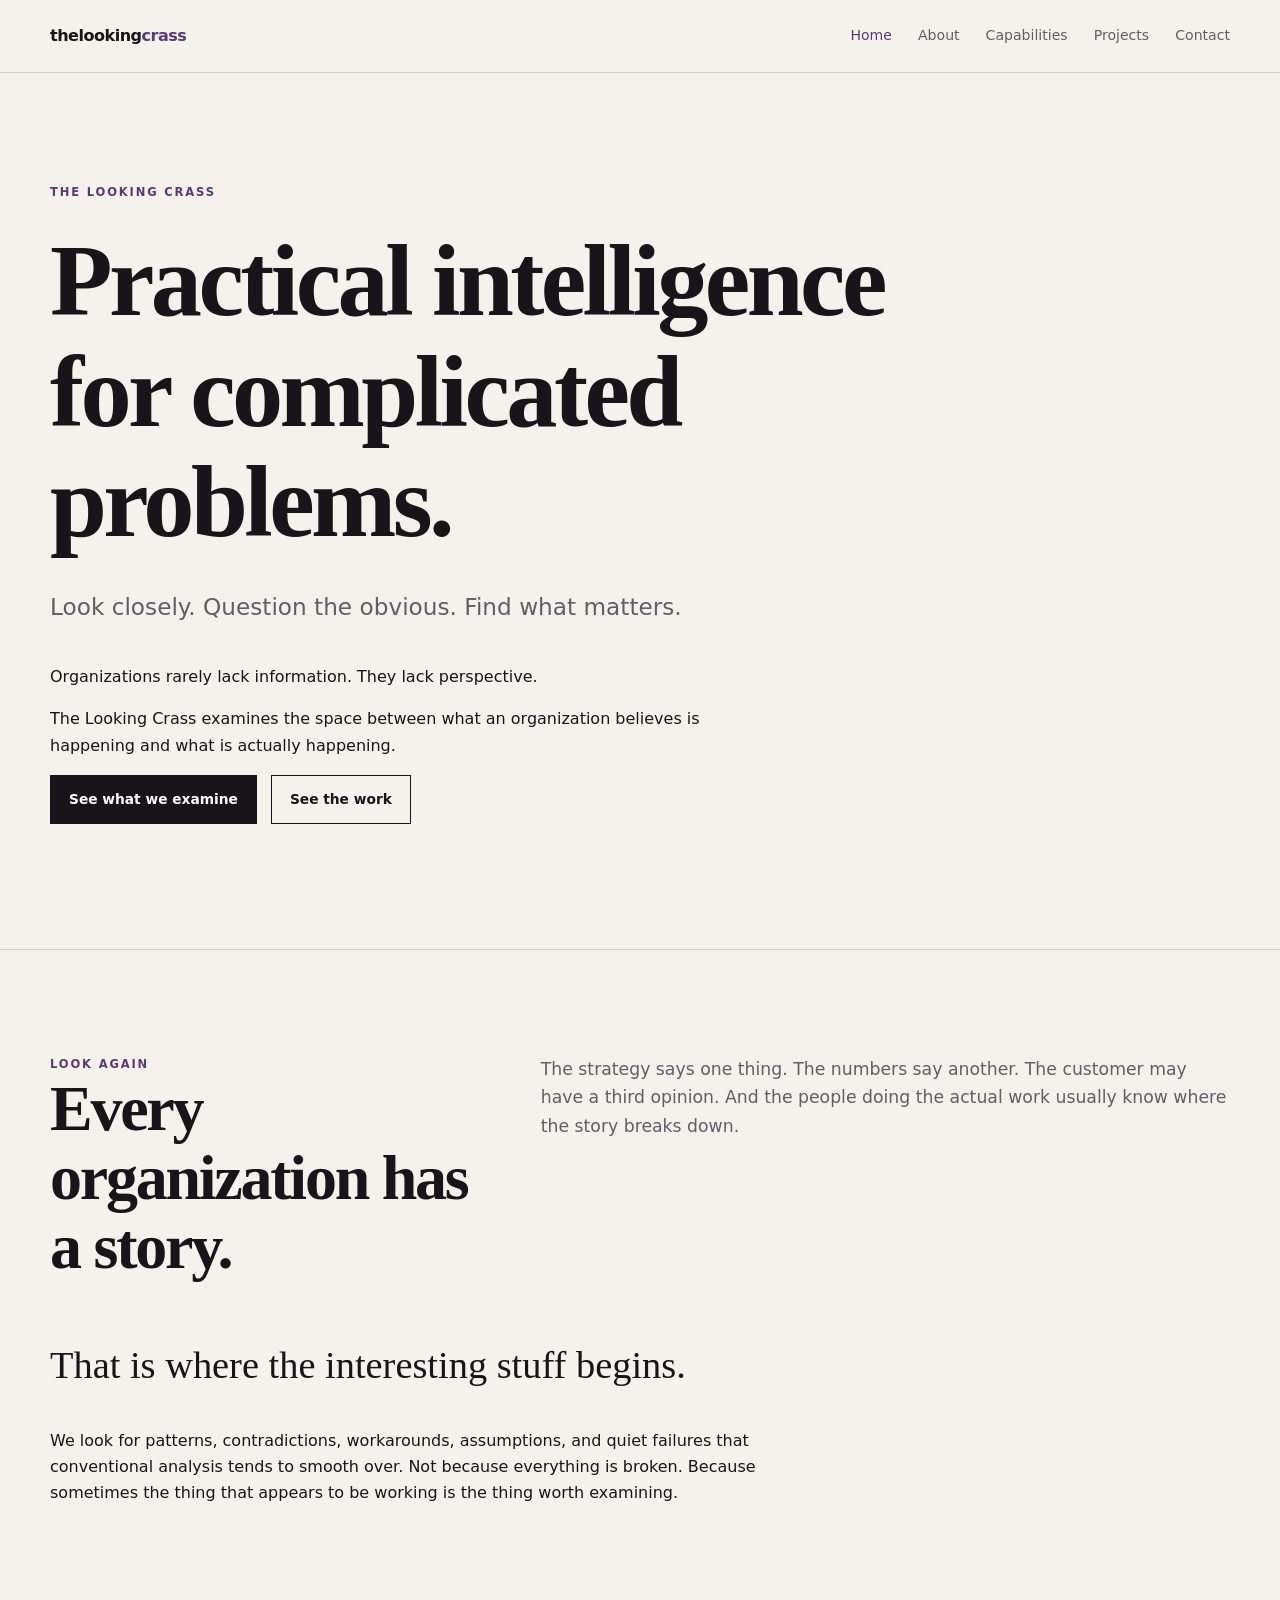
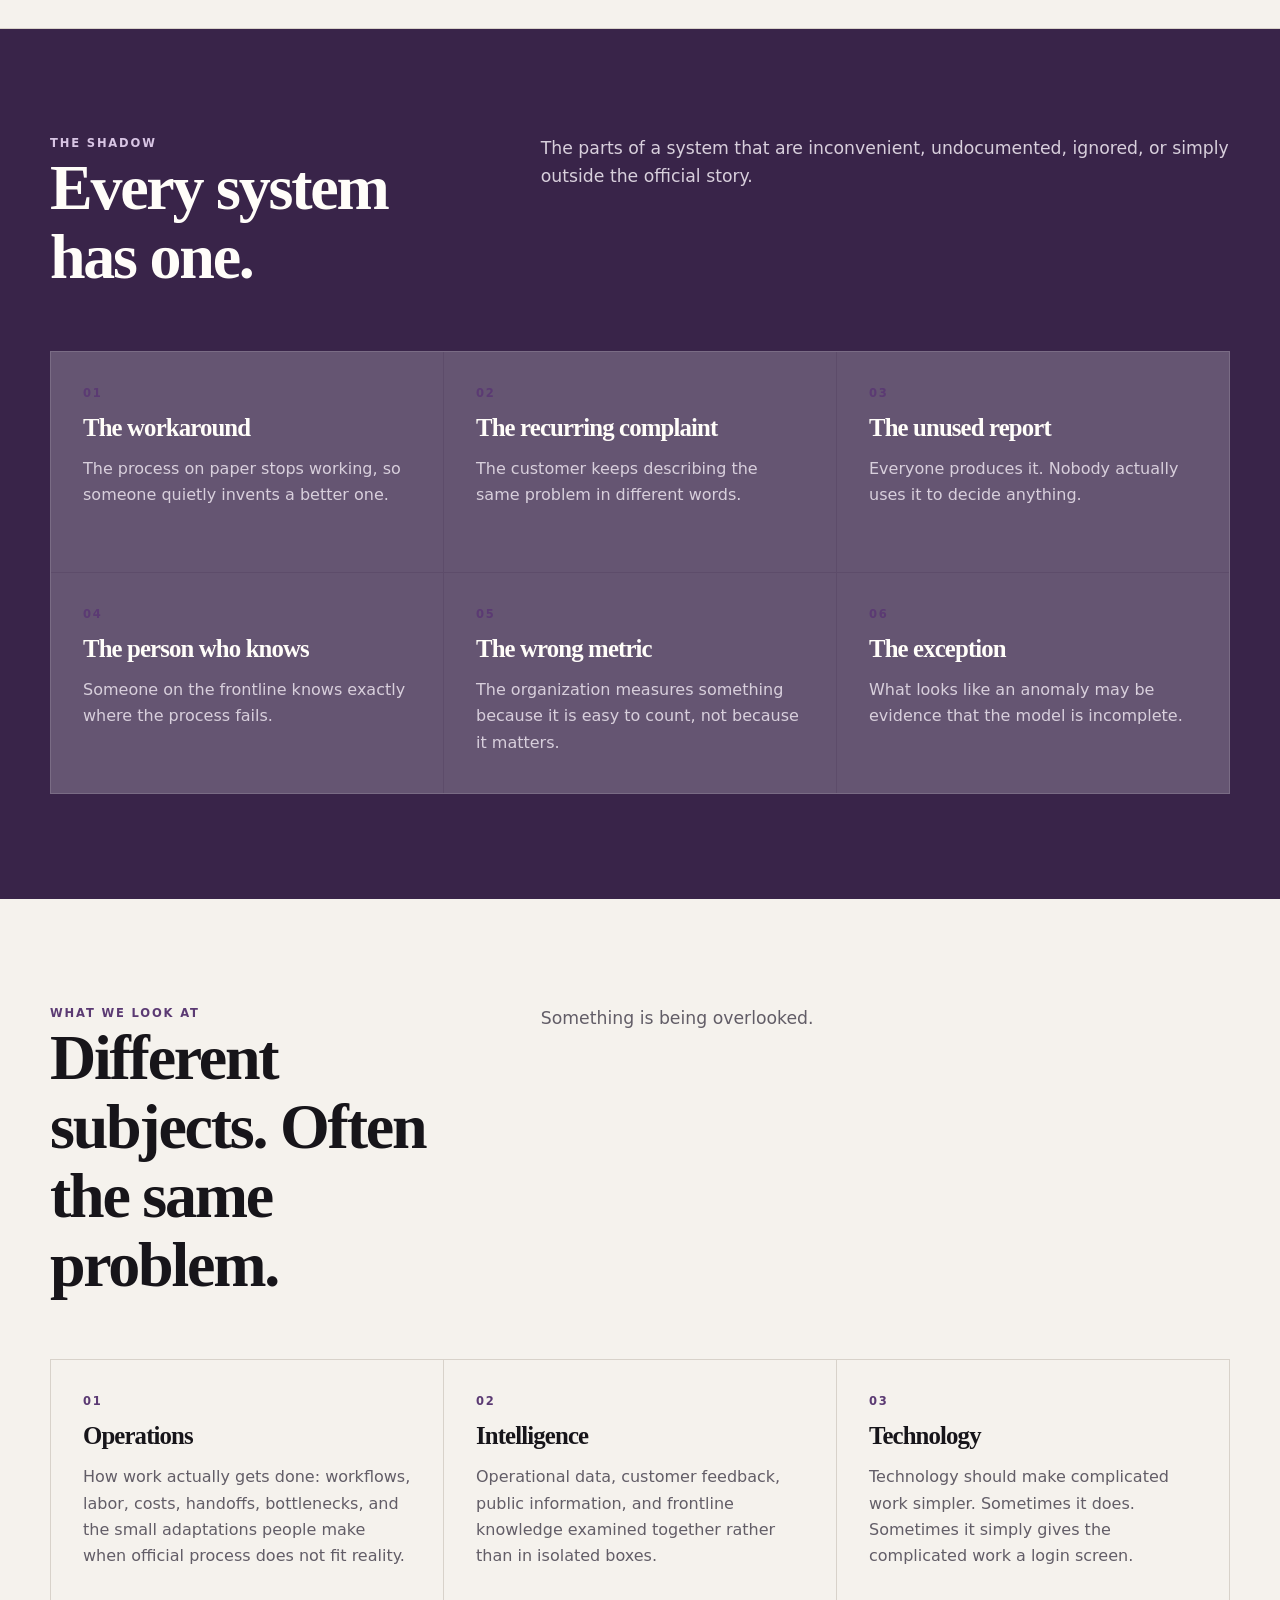
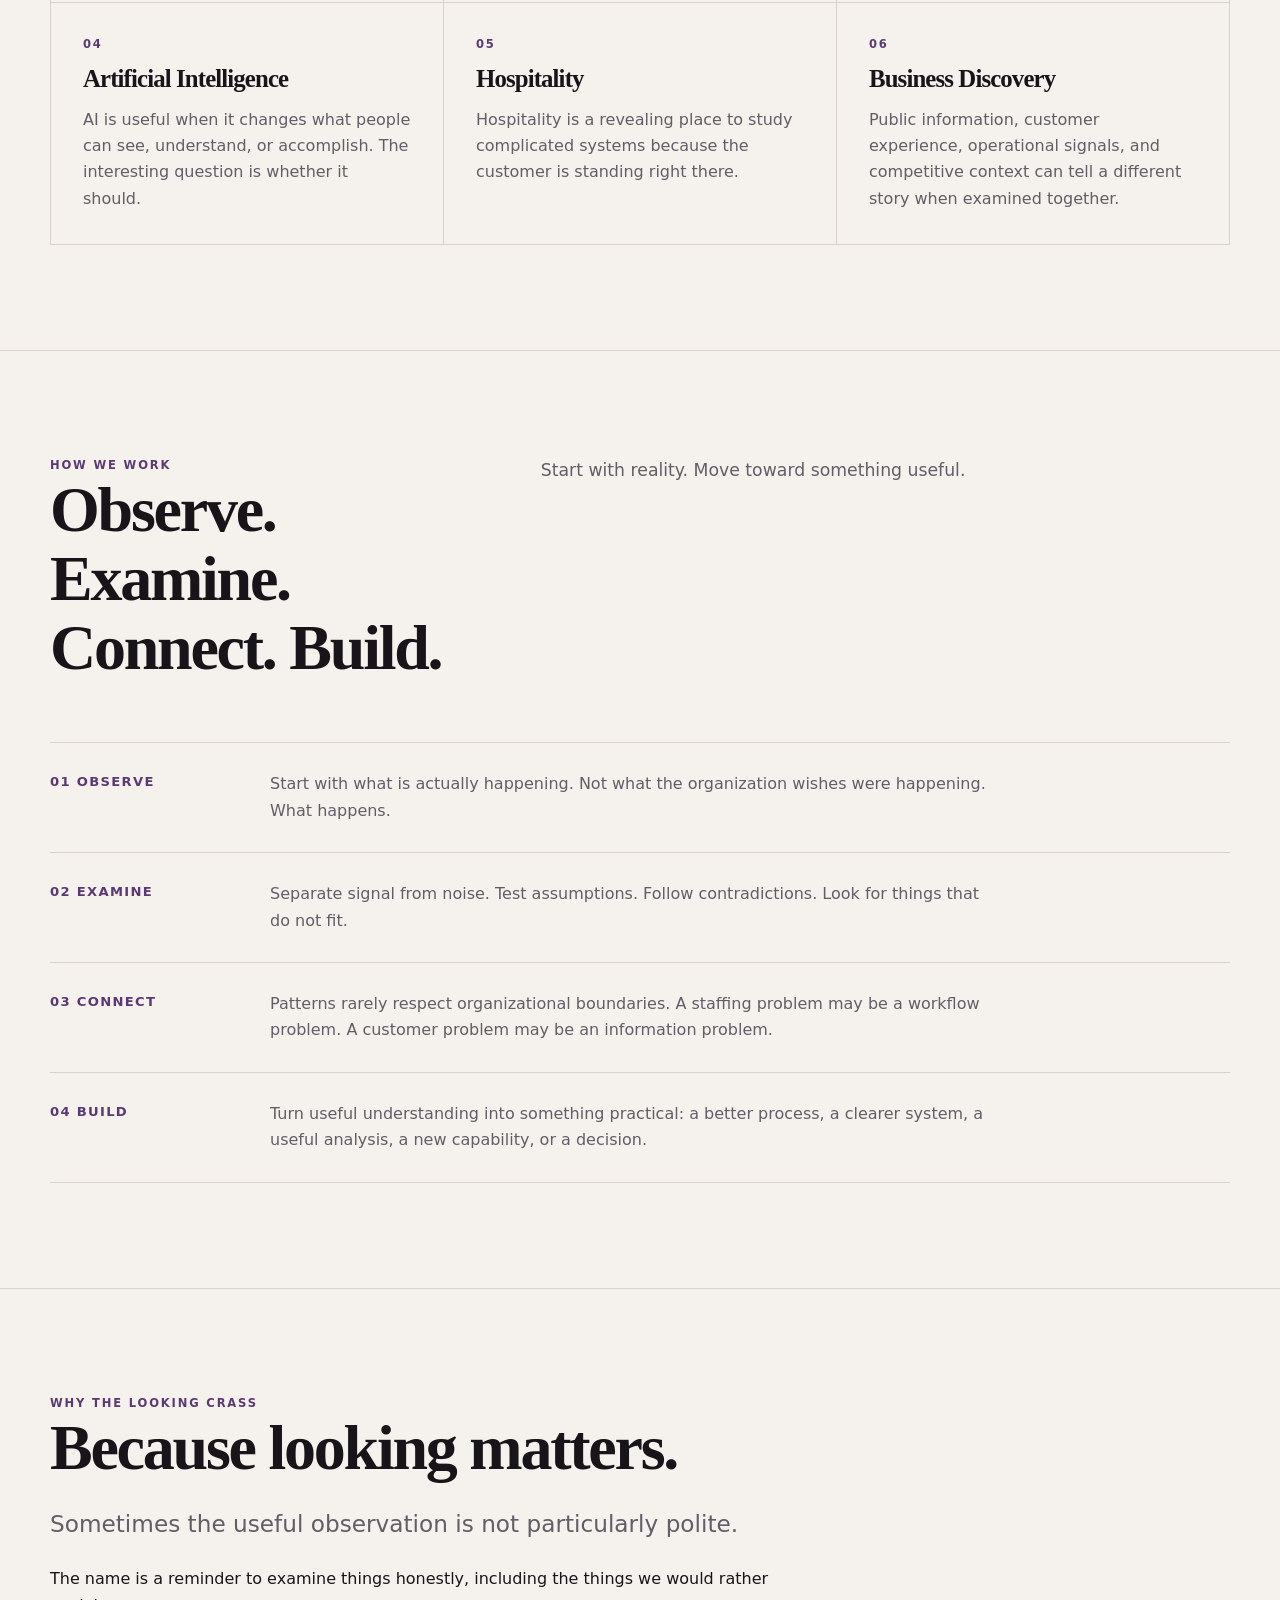
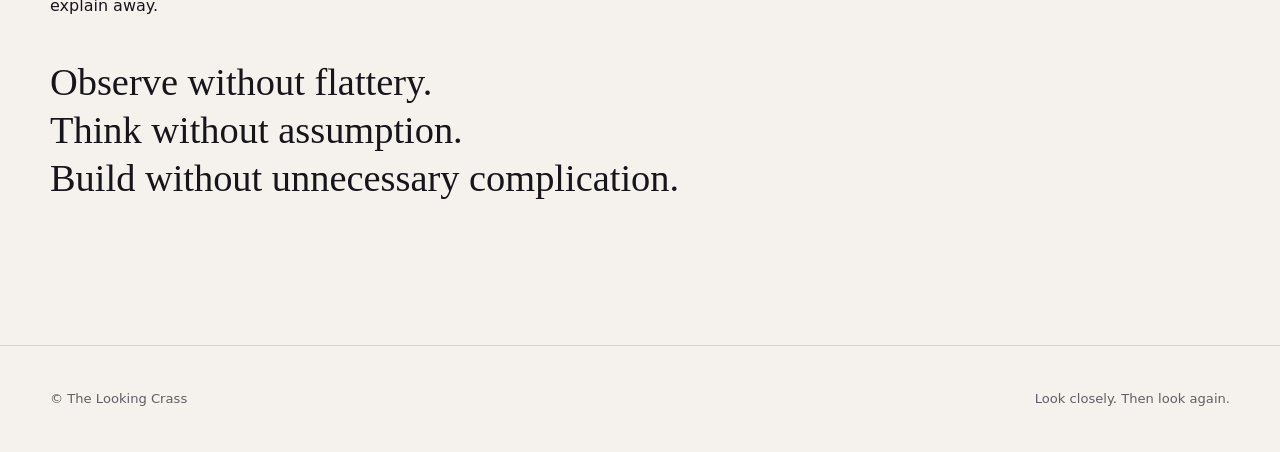
<file: index.html>
<!doctype html>
<html lang="en"><head><meta charset="utf-8"><meta name="viewport" content="width=device-width,initial-scale=1">
<title>The Looking Crass | Practical intelligence for complicated problems</title>
<meta name="description" content="The Looking Crass examines complicated operational, business, hospitality, technology, and AI problems with practical intelligence.">
<link rel="stylesheet" href="assets/site.css"></head><body>
<nav><div class="container nav-inner"><a class="brand" href="index.html">thelooking<span>crass</span></a><div class="nav-links">
<a class="active" href="index.html">Home</a><a href="pages/about.html">About</a><a href="pages/capabilities.html">Capabilities</a><a href="pages/projects.html">Projects</a><a href="pages/contact.html">Contact</a>
</div></div></nav>
<header class="hero"><div class="container"><div class="eyebrow">The Looking Crass</div>
<h1>Practical intelligence for complicated problems.</h1>
<p class="lead">Look closely. Question the obvious. Find what matters.</p>
<p>Organizations rarely lack information. They lack perspective.</p>
<p>The Looking Crass examines the space between what an organization believes is happening and what is actually happening.</p>
<div class="actions"><a class="button primary" href="pages/capabilities.html">See what we examine</a><a class="button" href="pages/projects.html">See the work</a></div>
</div></header>
<section class="section"><div class="container"><div class="section-head"><div><div class="eyebrow">Look Again</div><h2>Every organization has a story.</h2></div>
<p>The strategy says one thing. The numbers say another. The customer may have a third opinion. And the people doing the actual work usually know where the story breaks down.</p></div>
<p class="quote">That is where the interesting stuff begins.</p>
<p>We look for patterns, contradictions, workarounds, assumptions, and quiet failures that conventional analysis tends to smooth over. Not because everything is broken. Because sometimes the thing that appears to be working is the thing worth examining.</p></div></section>
<section class="section dark"><div class="container"><div class="section-head"><div><div class="eyebrow">The Shadow</div><h2>Every system has one.</h2></div>
<p class="muted">The parts of a system that are inconvenient, undocumented, ignored, or simply outside the official story.</p></div>
<div class="grid">
<div class="card"><div class="number">01</div><h3>The workaround</h3><p>The process on paper stops working, so someone quietly invents a better one.</p></div>
<div class="card"><div class="number">02</div><h3>The recurring complaint</h3><p>The customer keeps describing the same problem in different words.</p></div>
<div class="card"><div class="number">03</div><h3>The unused report</h3><p>Everyone produces it. Nobody actually uses it to decide anything.</p></div>
<div class="card"><div class="number">04</div><h3>The person who knows</h3><p>Someone on the frontline knows exactly where the process fails.</p></div>
<div class="card"><div class="number">05</div><h3>The wrong metric</h3><p>The organization measures something because it is easy to count, not because it matters.</p></div>
<div class="card"><div class="number">06</div><h3>The exception</h3><p>What looks like an anomaly may be evidence that the model is incomplete.</p></div>
</div></div></section>
<section class="section"><div class="container"><div class="section-head"><div><div class="eyebrow">What We Look At</div><h2>Different subjects. Often the same problem.</h2></div><p>Something is being overlooked.</p></div>
<div class="grid">
<div class="card"><div class="number">01</div><h3>Operations</h3><p>How work actually gets done: workflows, labor, costs, handoffs, bottlenecks, and the small adaptations people make when official process does not fit reality.</p></div>
<div class="card"><div class="number">02</div><h3>Intelligence</h3><p>Operational data, customer feedback, public information, and frontline knowledge examined together rather than in isolated boxes.</p></div>
<div class="card"><div class="number">03</div><h3>Technology</h3><p>Technology should make complicated work simpler. Sometimes it does. Sometimes it simply gives the complicated work a login screen.</p></div>
<div class="card"><div class="number">04</div><h3>Artificial Intelligence</h3><p>AI is useful when it changes what people can see, understand, or accomplish. The interesting question is whether it should.</p></div>
<div class="card"><div class="number">05</div><h3>Hospitality</h3><p>Hospitality is a revealing place to study complicated systems because the customer is standing right there.</p></div>
<div class="card"><div class="number">06</div><h3>Business Discovery</h3><p>Public information, customer experience, operational signals, and competitive context can tell a different story when examined together.</p></div>
</div></div></section>
<section class="section"><div class="container"><div class="section-head"><div><div class="eyebrow">How We Work</div><h2>Observe. Examine. Connect. Build.</h2></div><p>Start with reality. Move toward something useful.</p></div>
<div class="list">
<div class="list-item"><strong>01 Observe</strong><p>Start with what is actually happening. Not what the organization wishes were happening. What happens.</p></div>
<div class="list-item"><strong>02 Examine</strong><p>Separate signal from noise. Test assumptions. Follow contradictions. Look for things that do not fit.</p></div>
<div class="list-item"><strong>03 Connect</strong><p>Patterns rarely respect organizational boundaries. A staffing problem may be a workflow problem. A customer problem may be an information problem.</p></div>
<div class="list-item"><strong>04 Build</strong><p>Turn useful understanding into something practical: a better process, a clearer system, a useful analysis, a new capability, or a decision.</p></div>
</div></div></section>
<section class="section"><div class="container"><div class="eyebrow">Why The Looking Crass</div><h2>Because looking matters.</h2><p class="lead">Sometimes the useful observation is not particularly polite.</p><p>The name is a reminder to examine things honestly, including the things we would rather explain away.</p><p class="quote">Observe without flattery.<br>Think without assumption.<br>Build without unnecessary complication.</p></div></section>
<footer class="footer"><div class="container footer-inner"><span>© The Looking Crass</span><span>Look closely. Then look again.</span></div></footer>
</body></html>
</file>
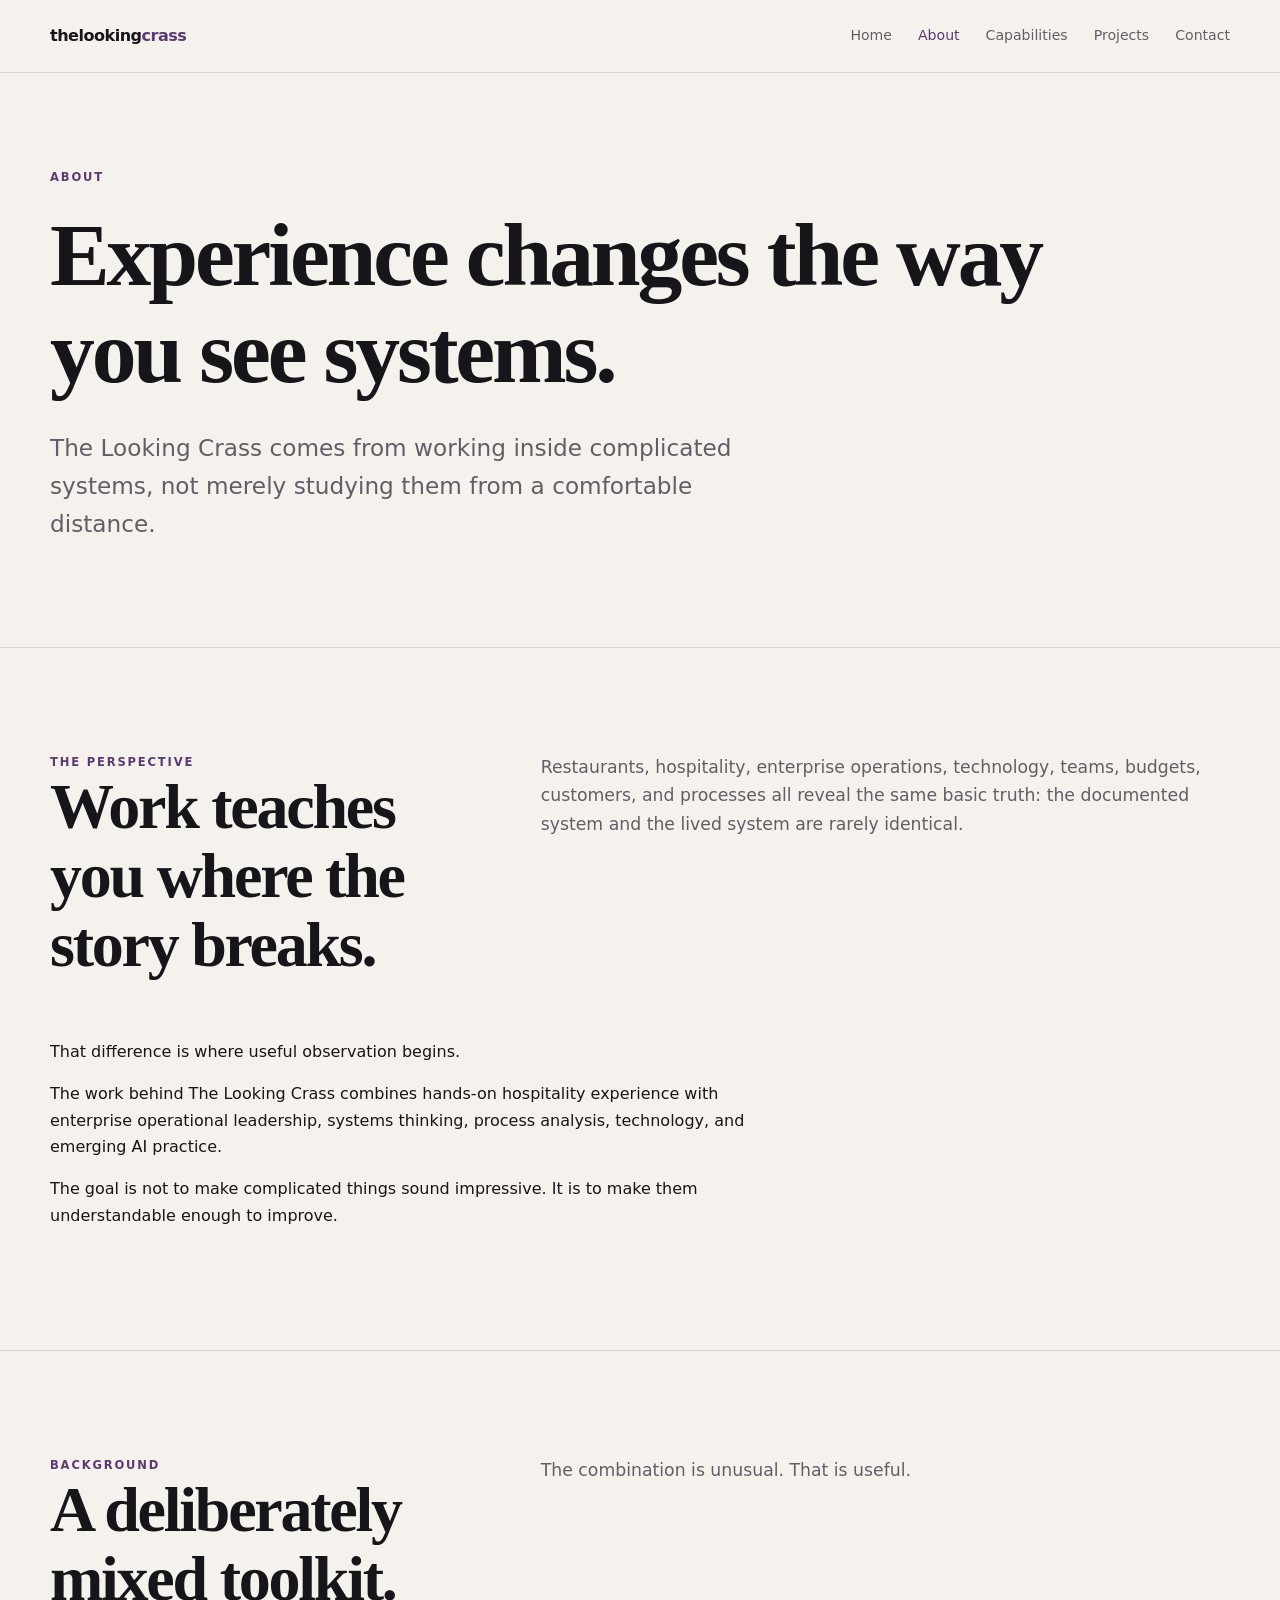
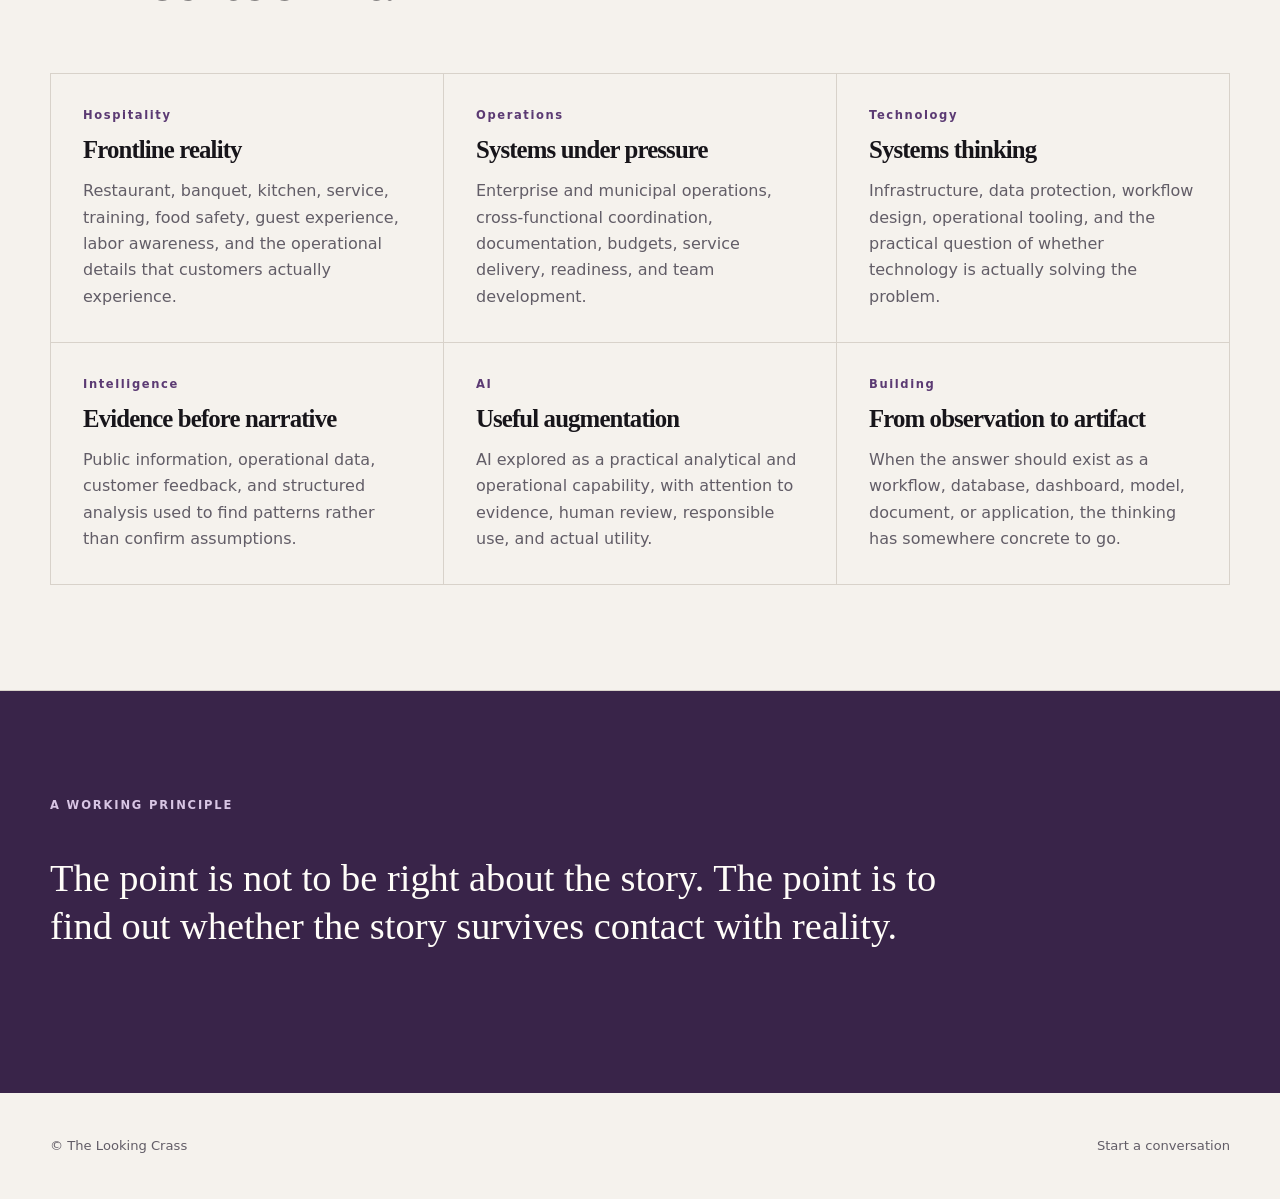
<file: pages/about.html>
<!doctype html><html lang="en"><head><meta charset="utf-8"><meta name="viewport" content="width=device-width,initial-scale=1">
<title>About | The Looking Crass</title><link rel="stylesheet" href="../assets/site.css"></head><body>
<nav><div class="container nav-inner"><a class="brand" href="../index.html">thelooking<span>crass</span></a><div class="nav-links"><a href="../index.html">Home</a><a class="active" href="about.html">About</a><a href="capabilities.html">Capabilities</a><a href="projects.html">Projects</a><a href="contact.html">Contact</a></div></div></nav>
<header class="page-hero"><div class="container"><div class="eyebrow">About</div><h1>Experience changes the way you see systems.</h1><p class="lead">The Looking Crass comes from working inside complicated systems, not merely studying them from a comfortable distance.</p></div></header>
<section class="section"><div class="container"><div class="section-head"><div><div class="eyebrow">The perspective</div><h2>Work teaches you where the story breaks.</h2></div><p>Restaurants, hospitality, enterprise operations, technology, teams, budgets, customers, and processes all reveal the same basic truth: the documented system and the lived system are rarely identical.</p></div>
<p>That difference is where useful observation begins.</p><p>The work behind The Looking Crass combines hands-on hospitality experience with enterprise operational leadership, systems thinking, process analysis, technology, and emerging AI practice.</p><p>The goal is not to make complicated things sound impressive. It is to make them understandable enough to improve.</p></div></section>
<section class="section"><div class="container"><div class="section-head"><div><div class="eyebrow">Background</div><h2>A deliberately mixed toolkit.</h2></div><p>The combination is unusual. That is useful.</p></div>
<div class="grid">
<div class="card"><div class="number">Hospitality</div><h3>Frontline reality</h3><p>Restaurant, banquet, kitchen, service, training, food safety, guest experience, labor awareness, and the operational details that customers actually experience.</p></div>
<div class="card"><div class="number">Operations</div><h3>Systems under pressure</h3><p>Enterprise and municipal operations, cross-functional coordination, documentation, budgets, service delivery, readiness, and team development.</p></div>
<div class="card"><div class="number">Technology</div><h3>Systems thinking</h3><p>Infrastructure, data protection, workflow design, operational tooling, and the practical question of whether technology is actually solving the problem.</p></div>
<div class="card"><div class="number">Intelligence</div><h3>Evidence before narrative</h3><p>Public information, operational data, customer feedback, and structured analysis used to find patterns rather than confirm assumptions.</p></div>
<div class="card"><div class="number">AI</div><h3>Useful augmentation</h3><p>AI explored as a practical analytical and operational capability, with attention to evidence, human review, responsible use, and actual utility.</p></div>
<div class="card"><div class="number">Building</div><h3>From observation to artifact</h3><p>When the answer should exist as a workflow, database, dashboard, model, document, or application, the thinking has somewhere concrete to go.</p></div>
</div></div></section>
<section class="section dark"><div class="container"><div class="eyebrow">A working principle</div><p class="quote">The point is not to be right about the story. The point is to find out whether the story survives contact with reality.</p></div></section>
<footer class="footer"><div class="container footer-inner"><span>© The Looking Crass</span><span><a href="contact.html">Start a conversation</a></span></div></footer>
</body></html>
</file>
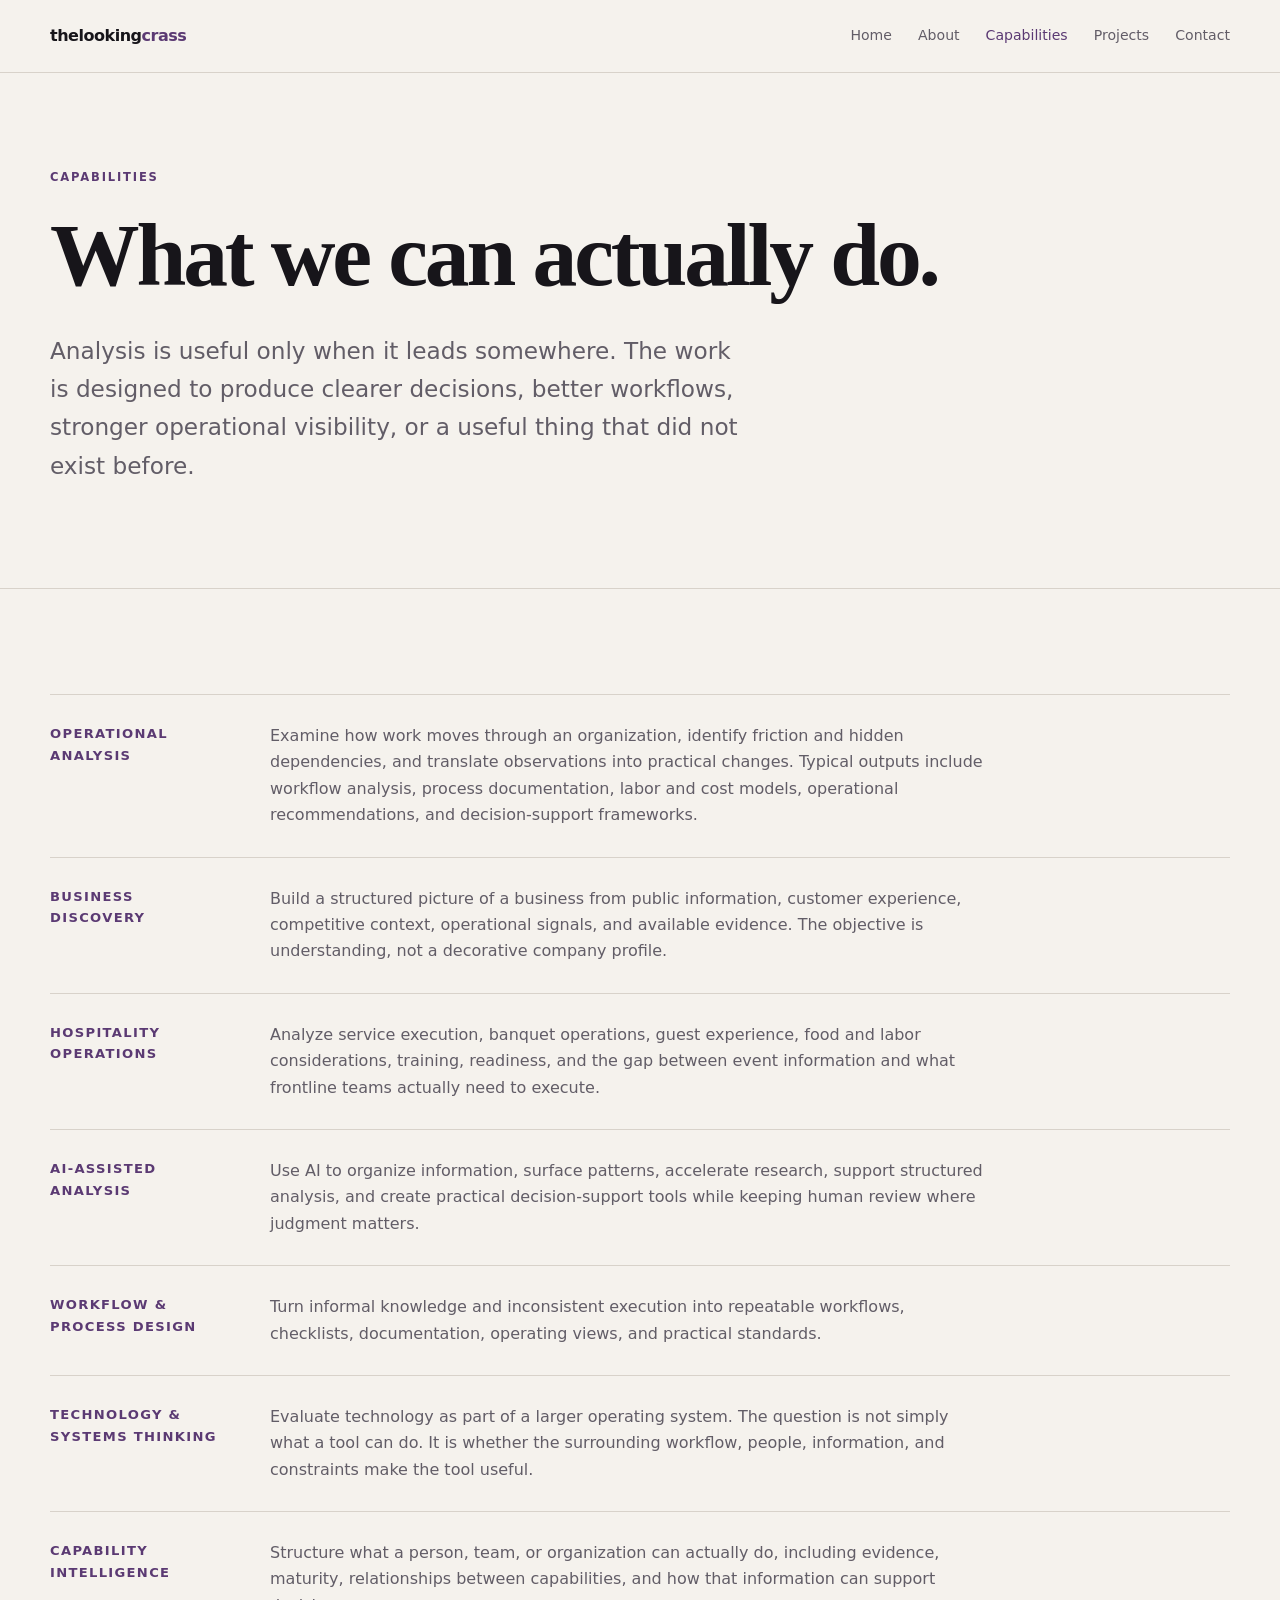
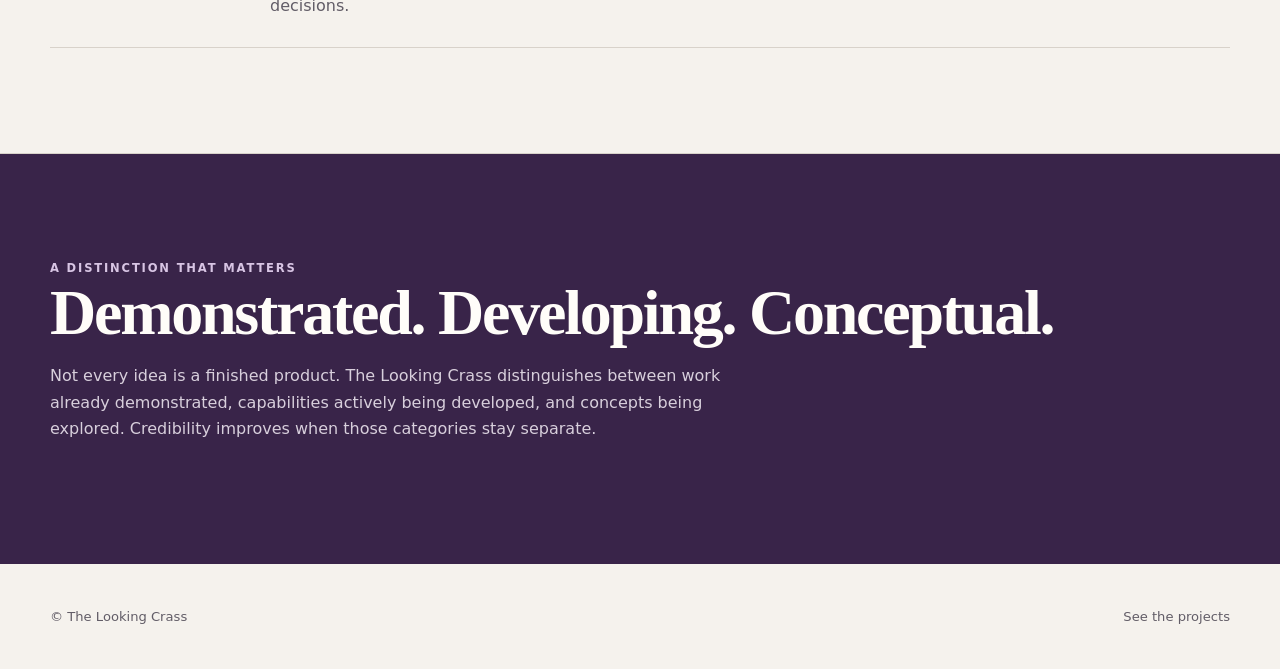
<file: pages/capabilities.html>
<!doctype html><html lang="en"><head><meta charset="utf-8"><meta name="viewport" content="width=device-width,initial-scale=1">
<title>Capabilities | The Looking Crass</title><link rel="stylesheet" href="../assets/site.css"></head><body>
<nav><div class="container nav-inner"><a class="brand" href="../index.html">thelooking<span>crass</span></a><div class="nav-links"><a href="../index.html">Home</a><a href="about.html">About</a><a class="active" href="capabilities.html">Capabilities</a><a href="projects.html">Projects</a><a href="contact.html">Contact</a></div></div></nav>
<header class="page-hero"><div class="container"><div class="eyebrow">Capabilities</div><h1>What we can actually do.</h1><p class="lead">Analysis is useful only when it leads somewhere. The work is designed to produce clearer decisions, better workflows, stronger operational visibility, or a useful thing that did not exist before.</p></div></header>
<section class="section"><div class="container"><div class="list">
<div class="list-item"><strong>Operational Analysis</strong><p>Examine how work moves through an organization, identify friction and hidden dependencies, and translate observations into practical changes. Typical outputs include workflow analysis, process documentation, labor and cost models, operational recommendations, and decision-support frameworks.</p></div>
<div class="list-item"><strong>Business Discovery</strong><p>Build a structured picture of a business from public information, customer experience, competitive context, operational signals, and available evidence. The objective is understanding, not a decorative company profile.</p></div>
<div class="list-item"><strong>Hospitality Operations</strong><p>Analyze service execution, banquet operations, guest experience, food and labor considerations, training, readiness, and the gap between event information and what frontline teams actually need to execute.</p></div>
<div class="list-item"><strong>AI-Assisted Analysis</strong><p>Use AI to organize information, surface patterns, accelerate research, support structured analysis, and create practical decision-support tools while keeping human review where judgment matters.</p></div>
<div class="list-item"><strong>Workflow & Process Design</strong><p>Turn informal knowledge and inconsistent execution into repeatable workflows, checklists, documentation, operating views, and practical standards.</p></div>
<div class="list-item"><strong>Technology & Systems Thinking</strong><p>Evaluate technology as part of a larger operating system. The question is not simply what a tool can do. It is whether the surrounding workflow, people, information, and constraints make the tool useful.</p></div>
<div class="list-item"><strong>Capability Intelligence</strong><p>Structure what a person, team, or organization can actually do, including evidence, maturity, relationships between capabilities, and how that information can support decisions.</p></div>
</div></div></section>
<section class="section dark"><div class="container"><div class="eyebrow">A distinction that matters</div><h2>Demonstrated. Developing. Conceptual.</h2><p class="muted">Not every idea is a finished product. The Looking Crass distinguishes between work already demonstrated, capabilities actively being developed, and concepts being explored. Credibility improves when those categories stay separate.</p></div></section>
<footer class="footer"><div class="container footer-inner"><span>© The Looking Crass</span><span><a href="projects.html">See the projects</a></span></div></footer>
</body></html>
</file>
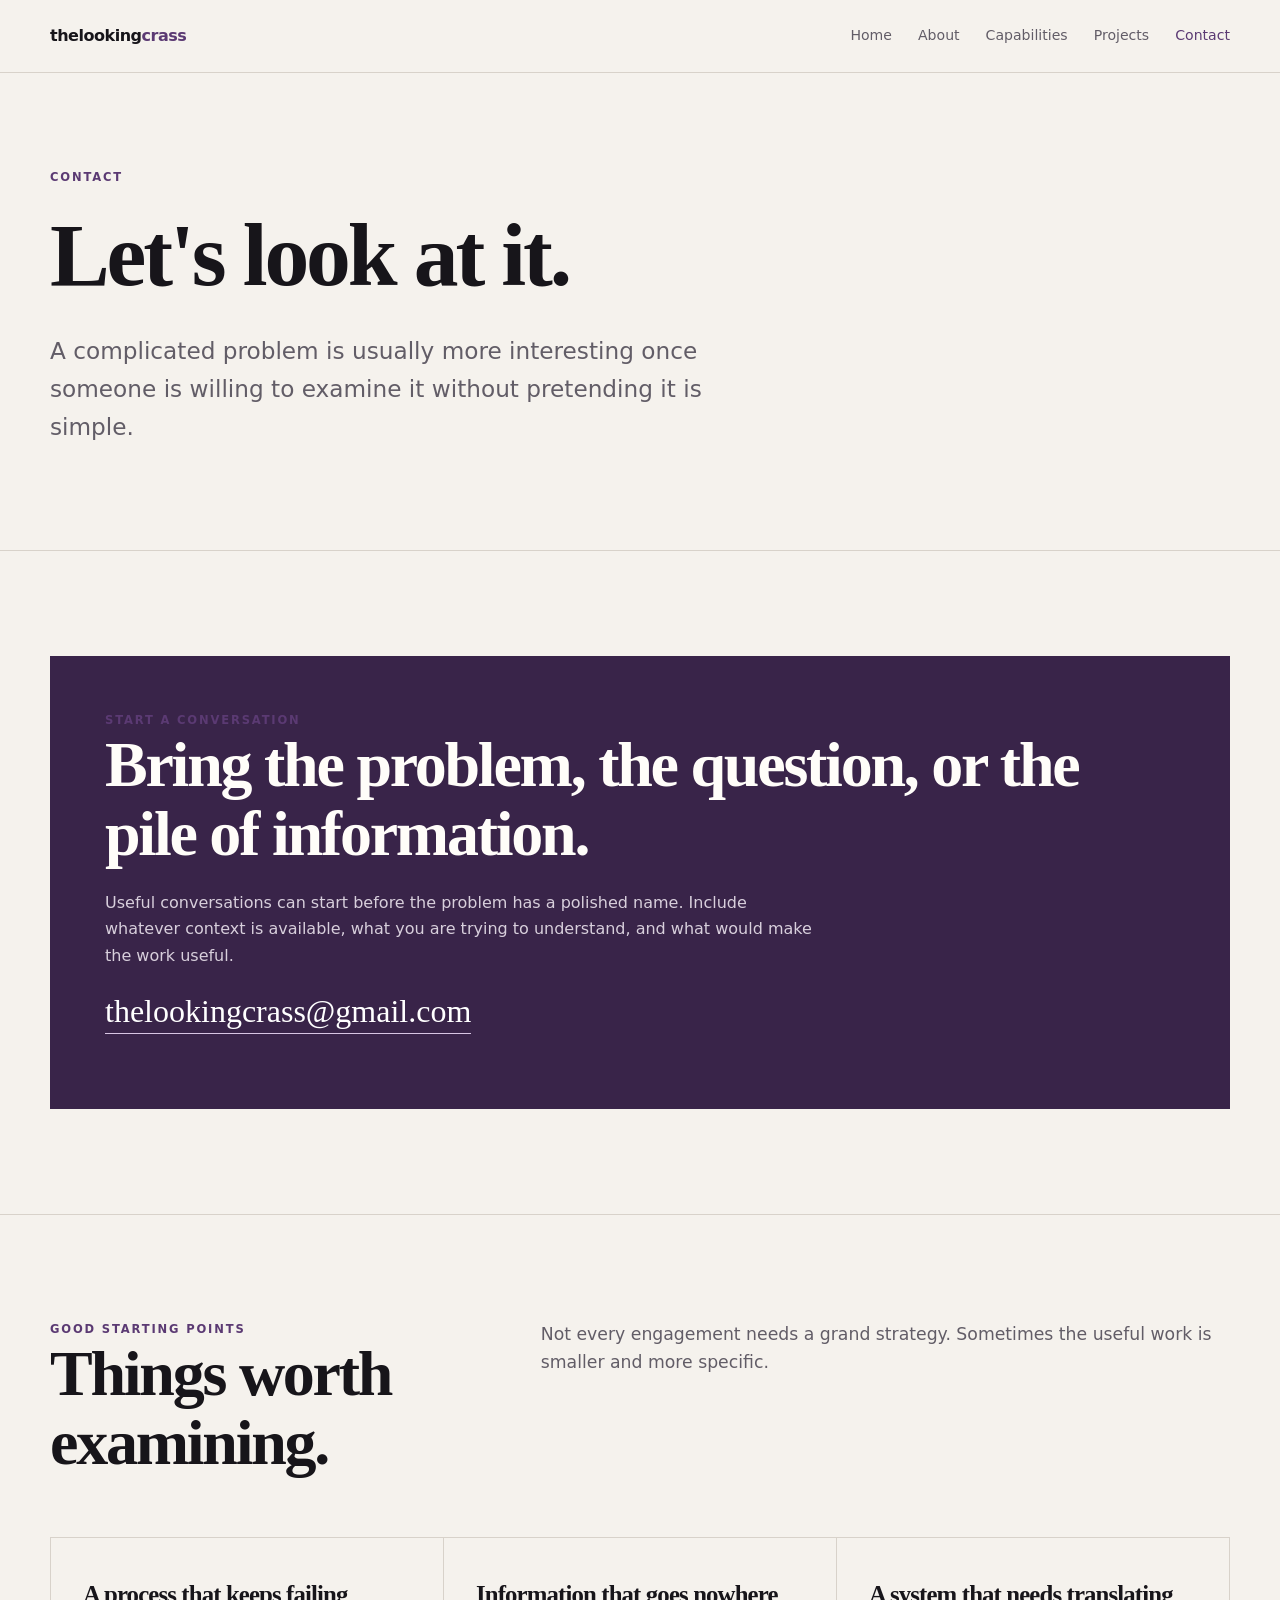
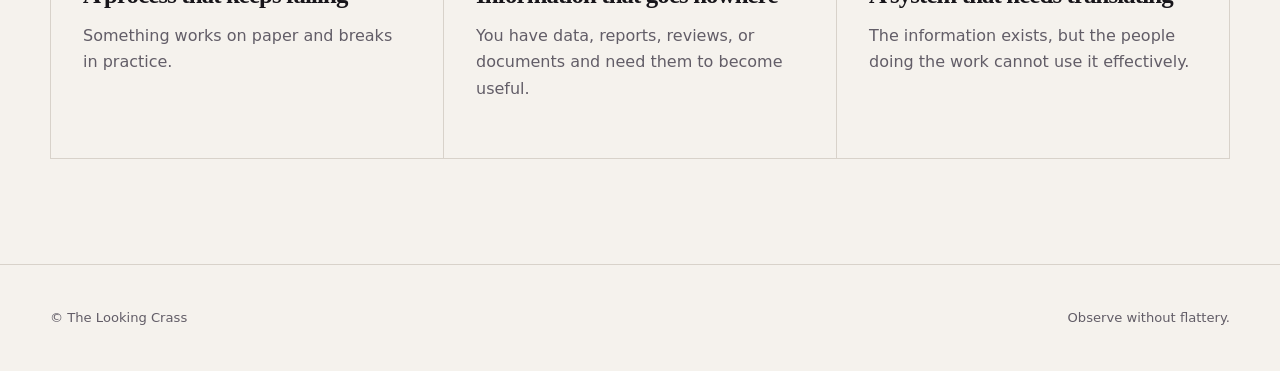
<file: pages/contact.html>
<!doctype html><html lang="en"><head><meta charset="utf-8"><meta name="viewport" content="width=device-width,initial-scale=1">
<title>Contact | The Looking Crass</title><link rel="stylesheet" href="../assets/site.css"></head><body>
<nav><div class="container nav-inner"><a class="brand" href="../index.html">thelooking<span>crass</span></a><div class="nav-links"><a href="../index.html">Home</a><a href="about.html">About</a><a href="capabilities.html">Capabilities</a><a href="projects.html">Projects</a><a class="active" href="contact.html">Contact</a></div></div></nav>
<header class="page-hero"><div class="container"><div class="eyebrow">Contact</div><h1>Let's look at it.</h1><p class="lead">A complicated problem is usually more interesting once someone is willing to examine it without pretending it is simple.</p></div></header>
<section class="section"><div class="container"><div class="contact-box"><div class="eyebrow">Start a conversation</div><h2>Bring the problem, the question, or the pile of information.</h2><p>Useful conversations can start before the problem has a polished name. Include whatever context is available, what you are trying to understand, and what would make the work useful.</p><p><a class="contact-link" href="mailto:thelookingcrass@gmail.com">thelookingcrass@gmail.com</a></p></div></div></section>
<section class="section"><div class="container"><div class="section-head"><div><div class="eyebrow">Good starting points</div><h2>Things worth examining.</h2></div><p>Not every engagement needs a grand strategy. Sometimes the useful work is smaller and more specific.</p></div>
<div class="grid">
<div class="card"><h3>A process that keeps failing</h3><p>Something works on paper and breaks in practice.</p></div>
<div class="card"><h3>Information that goes nowhere</h3><p>You have data, reports, reviews, or documents and need them to become useful.</p></div>
<div class="card"><h3>A system that needs translating</h3><p>The information exists, but the people doing the work cannot use it effectively.</p></div>
</div></div></section>
<footer class="footer"><div class="container footer-inner"><span>© The Looking Crass</span><span>Observe without flattery.</span></div></footer>
</body></html>
</file>
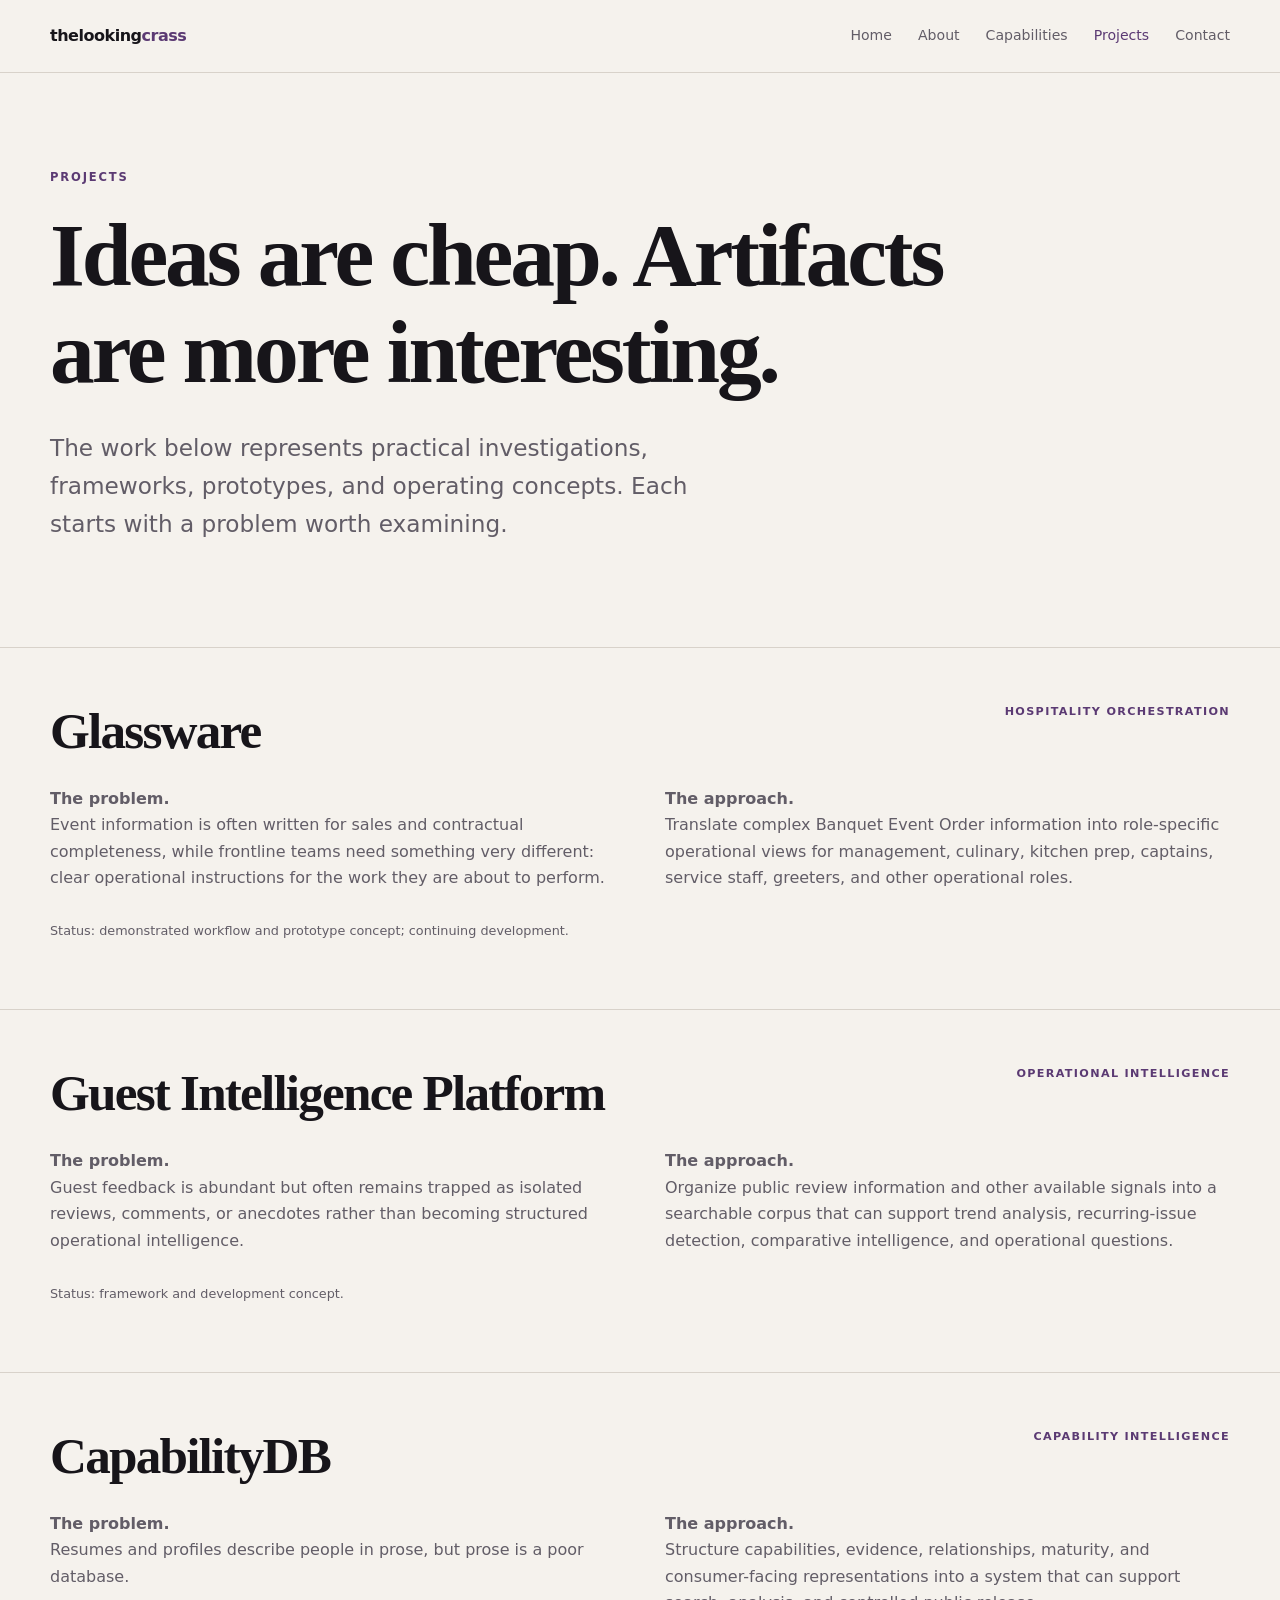
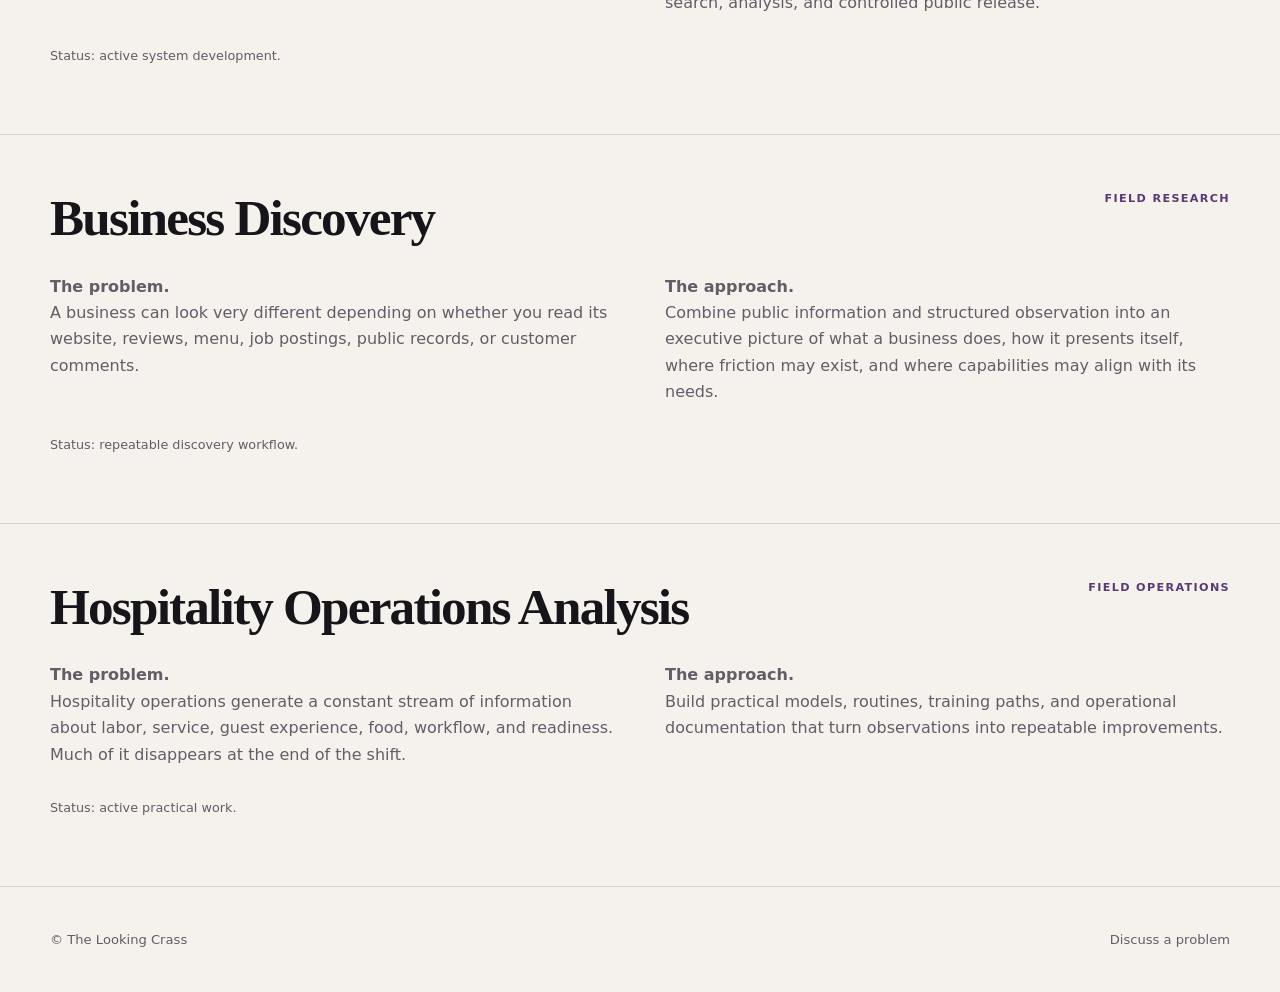
<file: pages/projects.html>
<!doctype html><html lang="en"><head><meta charset="utf-8"><meta name="viewport" content="width=device-width,initial-scale=1">
<title>Projects | The Looking Crass</title><link rel="stylesheet" href="../assets/site.css"></head><body>
<nav><div class="container nav-inner"><a class="brand" href="../index.html">thelooking<span>crass</span></a><div class="nav-links"><a href="../index.html">Home</a><a href="about.html">About</a><a href="capabilities.html">Capabilities</a><a class="active" href="projects.html">Projects</a><a href="contact.html">Contact</a></div></div></nav>
<header class="page-hero"><div class="container"><div class="eyebrow">Projects</div><h1>Ideas are cheap. Artifacts are more interesting.</h1><p class="lead">The work below represents practical investigations, frameworks, prototypes, and operating concepts. Each starts with a problem worth examining.</p></div></header>
<main>
<section class="project"><div class="container"><div class="project-top"><h2>Glassware</h2><span class="project-tag">Hospitality orchestration</span></div><div class="project-grid"><p><strong>The problem.</strong><br>Event information is often written for sales and contractual completeness, while frontline teams need something very different: clear operational instructions for the work they are about to perform.</p><p><strong>The approach.</strong><br>Translate complex Banquet Event Order information into role-specific operational views for management, culinary, kitchen prep, captains, service staff, greeters, and other operational roles.</p></div><p class="meta">Status: demonstrated workflow and prototype concept; continuing development.</p></div></section>
<section class="project"><div class="container"><div class="project-top"><h2>Guest Intelligence Platform</h2><span class="project-tag">Operational intelligence</span></div><div class="project-grid"><p><strong>The problem.</strong><br>Guest feedback is abundant but often remains trapped as isolated reviews, comments, or anecdotes rather than becoming structured operational intelligence.</p><p><strong>The approach.</strong><br>Organize public review information and other available signals into a searchable corpus that can support trend analysis, recurring-issue detection, comparative intelligence, and operational questions.</p></div><p class="meta">Status: framework and development concept.</p></div></section>
<section class="project"><div class="container"><div class="project-top"><h2>CapabilityDB</h2><span class="project-tag">Capability intelligence</span></div><div class="project-grid"><p><strong>The problem.</strong><br>Resumes and profiles describe people in prose, but prose is a poor database.</p><p><strong>The approach.</strong><br>Structure capabilities, evidence, relationships, maturity, and consumer-facing representations into a system that can support search, analysis, and controlled public release.</p></div><p class="meta">Status: active system development.</p></div></section>
<section class="project"><div class="container"><div class="project-top"><h2>Business Discovery</h2><span class="project-tag">Field research</span></div><div class="project-grid"><p><strong>The problem.</strong><br>A business can look very different depending on whether you read its website, reviews, menu, job postings, public records, or customer comments.</p><p><strong>The approach.</strong><br>Combine public information and structured observation into an executive picture of what a business does, how it presents itself, where friction may exist, and where capabilities may align with its needs.</p></div><p class="meta">Status: repeatable discovery workflow.</p></div></section>
<section class="project"><div class="container"><div class="project-top"><h2>Hospitality Operations Analysis</h2><span class="project-tag">Field operations</span></div><div class="project-grid"><p><strong>The problem.</strong><br>Hospitality operations generate a constant stream of information about labor, service, guest experience, food, workflow, and readiness. Much of it disappears at the end of the shift.</p><p><strong>The approach.</strong><br>Build practical models, routines, training paths, and operational documentation that turn observations into repeatable improvements.</p></div><p class="meta">Status: active practical work.</p></div></section>
</main>
<footer class="footer"><div class="container footer-inner"><span>© The Looking Crass</span><span><a href="contact.html">Discuss a problem</a></span></div></footer>
</body></html>
</file>
<file: assets/site.css>
:root{
  --paper:#f5f2ed;
  --paper2:#fffdf9;
  --ink:#17151a;
  --muted:#625d67;
  --line:#d8d2ca;
  --purple:#5b3a73;
  --purple-dark:#392449;
  --purple-soft:#e9e1ee;
  --white:#fffdf9;
  --max:1180px;
}
*{box-sizing:border-box}
html{scroll-behavior:smooth}
body{margin:0;background:var(--paper);color:var(--ink);font-family:Inter,ui-sans-serif,system-ui,-apple-system,BlinkMacSystemFont,"Segoe UI",sans-serif;line-height:1.65}
a{color:inherit;text-decoration:none}
.container{width:min(calc(100% - 48px),var(--max));margin:auto}
nav{position:sticky;top:0;z-index:20;background:rgba(245,242,237,.94);backdrop-filter:blur(10px);border-bottom:1px solid var(--line)}
.nav-inner{min-height:72px;display:flex;align-items:center;justify-content:space-between;gap:24px}
.brand{font-weight:800;letter-spacing:-.03em}
.brand span{color:var(--purple)}
.nav-links{display:flex;gap:26px;font-size:.88rem;color:var(--muted)}
.nav-links a:hover,.nav-links a.active{color:var(--purple)}
.eyebrow{font-size:.72rem;letter-spacing:.16em;text-transform:uppercase;color:var(--purple);font-weight:800}
h1,h2,h3{font-family:Georgia,"Times New Roman",serif;line-height:1.08;letter-spacing:-.035em;margin:0}
h1{font-size:clamp(3.3rem,8vw,7rem);max-width:950px}
h2{font-size:clamp(2.2rem,5vw,4.2rem)}
h3{font-size:1.55rem}
p{max-width:720px}
.lead{font-size:clamp(1.15rem,2vw,1.45rem);color:var(--muted);max-width:700px}
.hero{padding:110px 0 125px;border-bottom:1px solid var(--line)}
.hero .eyebrow{margin-bottom:24px}
.hero h1{margin-bottom:30px}
.hero .lead{margin-bottom:38px}
.actions{display:flex;gap:14px;flex-wrap:wrap}
.button{display:inline-block;padding:12px 18px;border:1px solid var(--ink);font-size:.86rem;font-weight:700}
.button.primary{background:var(--ink);color:var(--white)}
.button:hover{border-color:var(--purple);color:var(--purple)}
.button.primary:hover{background:var(--purple);color:var(--white)}
.section{padding:105px 0;border-bottom:1px solid var(--line)}
.section.dark{background:var(--purple-dark);color:var(--white);border-bottom:0}
.section.dark .eyebrow{color:#d8c5e4}
.section.dark .muted{color:#d8cfdc}
.section-head{display:grid;grid-template-columns:1fr 1.6fr;gap:60px;margin-bottom:60px}
.section-head p{margin:0;color:var(--muted);font-size:1.08rem}
.grid{display:grid;grid-template-columns:repeat(3,1fr);gap:1px;background:var(--line);border:1px solid var(--line)}
.card{background:var(--paper);padding:32px;min-height:220px}
.card h3{margin:12px 0 14px}
.card p{color:var(--muted);margin:0}
.number{font-size:.72rem;letter-spacing:.14em;color:var(--purple);font-weight:800}
.dark .grid{background:rgba(255,255,255,.18);border-color:rgba(255,255,255,.18)}
.dark .card{background:rgba(255,255,255,.05)}
.dark .card p{color:#d8cfdc}
.list{display:grid;gap:0;border-top:1px solid var(--line)}
.list-item{display:grid;grid-template-columns:180px 1fr;gap:40px;padding:28px 0;border-bottom:1px solid var(--line)}
.list-item strong{font-size:.82rem;text-transform:uppercase;letter-spacing:.1em;color:var(--purple)}
.list-item p{margin:0;color:var(--muted)}
.quote{font-family:Georgia,serif;font-size:clamp(1.7rem,3vw,2.8rem);line-height:1.25;max-width:900px}
.footer{padding:42px 0}
.footer-inner{display:flex;justify-content:space-between;gap:20px;color:var(--muted);font-size:.82rem}
.page-hero{padding:95px 0 80px;border-bottom:1px solid var(--line)}
.page-hero h1{font-size:clamp(3rem,7vw,6.2rem);max-width:1000px;margin:20px 0 28px}
.project{padding:55px 0;border-bottom:1px solid var(--line)}
.project-top{display:flex;justify-content:space-between;gap:30px;align-items:flex-start;margin-bottom:28px}
.project h2{font-size:clamp(2rem,4vw,3.2rem)}
.project-tag{font-size:.7rem;letter-spacing:.12em;text-transform:uppercase;color:var(--purple);font-weight:800}
.project-grid{display:grid;grid-template-columns:1fr 1fr;gap:50px}
.project-grid p{color:var(--muted);margin-top:0}
.meta{font-size:.8rem;color:var(--muted)}
.contact-box{background:var(--purple-dark);color:var(--white);padding:55px}
.contact-box h2{margin-bottom:22px}
.contact-box p{color:#d8cfdc}
.contact-link{font-size:clamp(1.3rem,3vw,2rem);font-family:Georgia,serif;color:white;border-bottom:1px solid #d8c5e4;padding-bottom:4px}
@media(max-width:800px){
  .container{width:min(calc(100% - 30px),var(--max))}
  .nav-inner{min-height:64px}
  .nav-links{gap:12px;font-size:.75rem}
  .hero{padding:75px 0 85px}
  .section{padding:75px 0}
  .section-head{grid-template-columns:1fr;gap:24px}
  .grid{grid-template-columns:1fr}
  .list-item{grid-template-columns:1fr;gap:10px}
  .project-grid{grid-template-columns:1fr;gap:20px}
  .project-top{display:block}
  .project-tag{margin-top:12px}
  .footer-inner{display:block}
}
</file>
